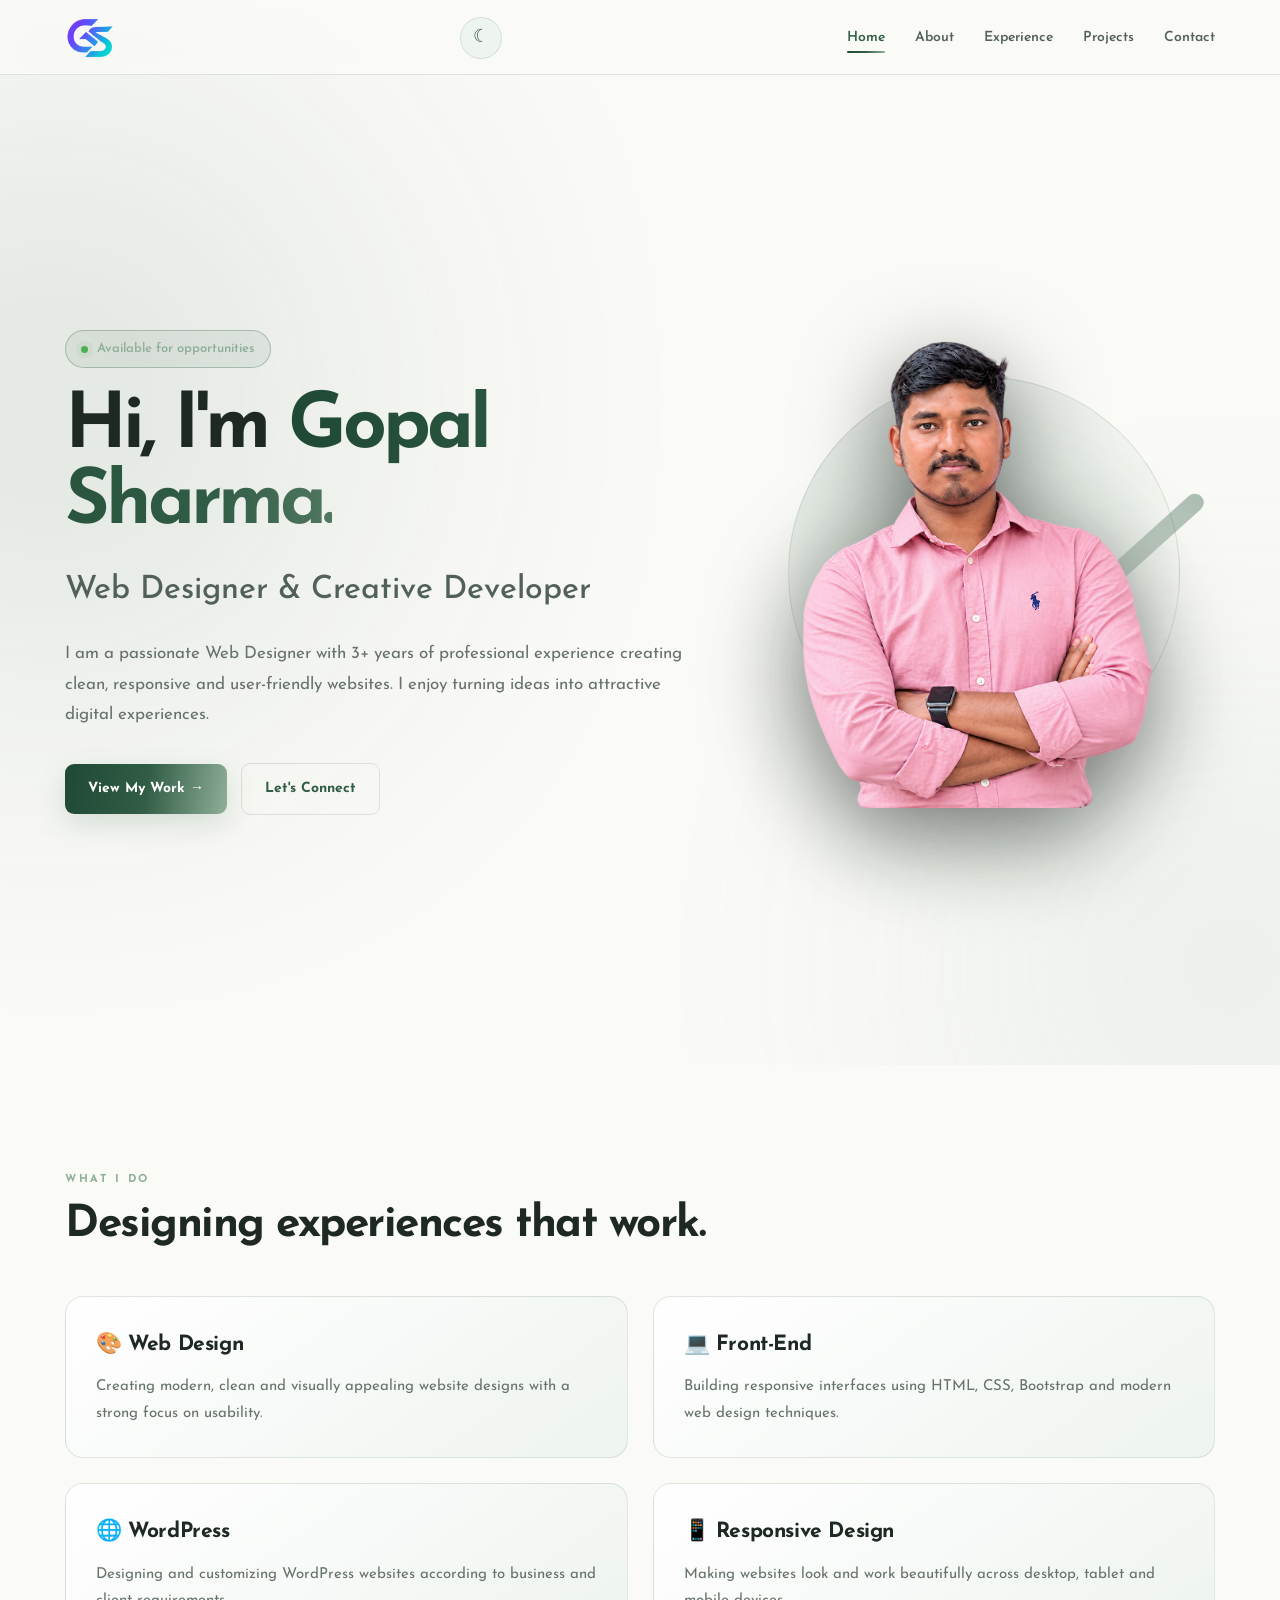
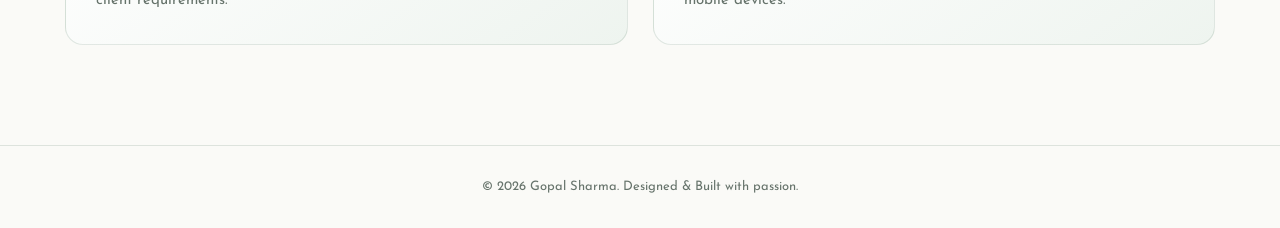
<file: index.html>
<!DOCTYPE html>
<html lang="en">
<head>
    <meta charset="UTF-8">
    <meta name="viewport" content="width=device-width, initial-scale=1.0">
    <title>Gopal Sharma | Web Designer</title>
    <meta name="description" content="Gopal Sharma - Web Designer with 3+ years of experience in HTML, CSS, Bootstrap and WordPress.">
    <link rel="stylesheet" href="style.css"> 
</head>

<body>
<nav class="navbar">
    <div class="container nav-inner">
        <a href="index.html" class="logo">
            <img src="Logo.png" alt="Gopal Sharma">
        </a>
        <div class="nav-actions">
            <!-- Theme Toggle -->
            <button class="theme-toggle"
                    id="theme-toggle"
                    type="button"
                    aria-label="Toggle dark mode">
                <span class="theme-icon">☾</span>
            </button>

            <!-- Mobile Menu -->
            <button class="menu-btn"
                    type="button"
                    aria-label="Open menu">☰</button>
        </div>
        <ul class="nav-links">
            <li><a href="index.html" class="active">Home</a></li>
            <li><a href="about.html">About</a></li>
            <li><a href="experience.html">Experience</a></li>
            <li><a href="projects.html">Projects</a></li>
            <li><a href="contact.html">Contact</a></li>
        </ul>

    </div>
</nav>

<section class="hero">
    <div class="container">
        <div class="hero-img-content">
            <div class="hero-content">
                <span class="badge">
                    Available for opportunities
                </span>
                <h1>
                    Hi, I'm
                    <span class="gradient">
                        Gopal Sharma.
                    </span>
                </h1>
                <h2>
                    Web Designer & Creative Developer
                </h2>
                <p>
                    I am a passionate Web Designer with 3+ years of
                    professional experience creating clean, responsive
                    and user-friendly websites. I enjoy turning ideas
                    into attractive digital experiences.
                </p>
                <div class="buttons">
                    <a href="projects.html"
                       class="btn btn-primary">
                        View My Work →
                    </a>
                    <a href="contact.html"
                       class="btn btn-outline">
                        Let's Connect
                    </a>
                </div>
            </div>

            <div class="hero_img">
                <div class="hero_img_glow"></div>
                <img
                    src="hero.png"
                    alt="Gopal Sharma - Web Designer"
                >
            </div>
        </div>
    </div>
</section>

<section>
    <div class="container">

        <div class="section-title">
            <small>What I Do</small>
            <h2>Designing experiences that work.</h2>
        </div>

        <div class="project-grid">

            <div class="card">
                <h3>🎨 Web Design</h3>
                <p>
                    Creating modern, clean and visually appealing
                    website designs with a strong focus on usability.
                </p>
            </div>

            <div class="card">
                <h3>💻 Front-End</h3>
                <p>
                    Building responsive interfaces using HTML, CSS,
                    Bootstrap and modern web design techniques.
                </p>
            </div>

            <div class="card">
                <h3>🌐 WordPress</h3>
                <p>
                    Designing and customizing WordPress websites
                    according to business and client requirements.
                </p>
            </div>

            <div class="card">
                <h3>📱 Responsive Design</h3>
                <p>
                    Making websites look and work beautifully across
                    desktop, tablet and mobile devices.
                </p>
            </div>

        </div>

    </div>
</section>

<footer>
    <div class="container">
        © 2026 Gopal Sharma. Designed & Built with passion.
    </div>
</footer>

<script src="script.js"></script>
</body>
</html>
</file>
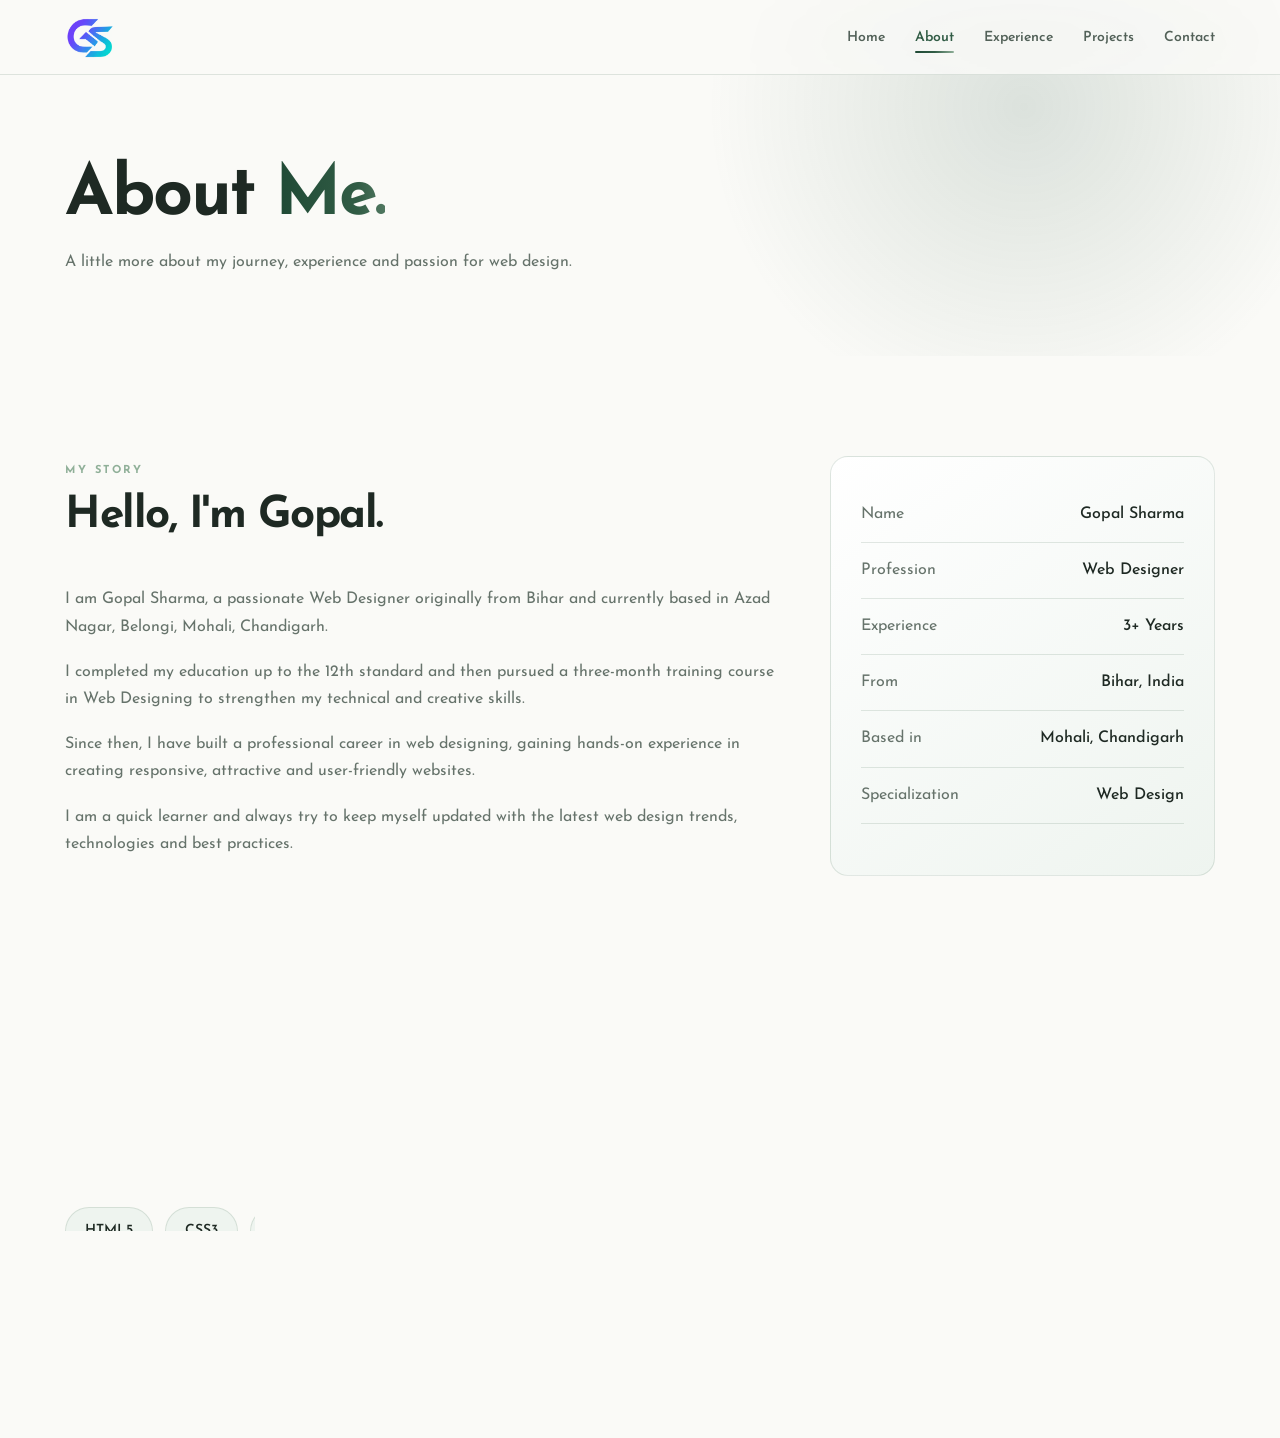
<file: about.html>
<!DOCTYPE html>
<html lang="en">
<head>
    <meta charset="UTF-8">
    <meta name="viewport" content="width=device-width, initial-scale=1.0">
    <title>About | Gopal Sharma</title>
    <link rel="stylesheet" href="style.css">
</head>

<body>
 
<nav class="navbar">
    <div class="container nav-inner">
        <a href="index.html" class="logo"><img src="Logo.png"></a>

        <button class="menu-btn">☰</button>

        <ul class="nav-links">
            <li><a href="index.html">Home</a></li>
            <li><a href="about.html" class="active">About</a></li>
            <li><a href="experience.html">Experience</a></li>
            <li><a href="projects.html">Projects</a></li>
            <li><a href="contact.html">Contact</a></li>
        </ul>
    </div>
</nav>

<header class="page-header">
    <div class="container">
        <h1>About <span class="gradient">Me.</span></h1>
        <p>
            A little more about my journey, experience and passion
            for web design.
        </p>
    </div>
</header>

<section>
    <div class="container">

        <div class="about-grid">

            <div class="about-text">

                <div class="section-title">
                    <small>My Story</small>
                    <h2>Hello, I'm Gopal.</h2>
                </div>

                <p>
                    I am Gopal Sharma, a passionate Web Designer originally
                    from Bihar and currently based in Azad Nagar, Belongi,
                    Mohali, Chandigarh.
                </p>

                <p>
                    I completed my education up to the 12th standard and
                    then pursued a three-month training course in Web
                    Designing to strengthen my technical and creative skills.
                </p>

                <p>
                    Since then, I have built a professional career in web
                    designing, gaining hands-on experience in creating
                    responsive, attractive and user-friendly websites.
                </p>

                <p>
                    I am a quick learner and always try to keep myself
                    updated with the latest web design trends, technologies
                    and best practices.
                </p>

            </div>

            <div class="card">

                <ul class="info-list">

                    <li>
                        <span>Name</span>
                        <span>Gopal Sharma</span>
                    </li>

                    <li>
                        <span>Profession</span>
                        <span>Web Designer</span>
                    </li>

                    <li>
                        <span>Experience</span>
                        <span>3+ Years</span>
                    </li>

                    <li>
                        <span>From</span>
                        <span>Bihar, India</span>
                    </li>

                    <li>
                        <span>Based in</span>
                        <span>Mohali, Chandigarh</span>
                    </li>

                    <li>
                        <span>Specialization</span>
                        <span>Web Design</span>
                    </li>

                </ul>

            </div>

        </div>

    </div>
</section>

<section>
    <div class="container">

        <div class="section-title">
            <small>My Skills</small>
            <h2>Tools & Technologies</h2>
        </div>

        <div class="skills">

            <span class="skill">HTML5</span>
            <span class="skill">CSS3</span>
            <span class="skill">Bootstrap</span>
            <span class="skill">WordPress</span>
            <span class="skill">Responsive Design</span>
            <span class="skill">UI Design</span>
            <span class="skill">Web Designing</span>
            <span class="skill">Website Customization</span>
            <span class="skill">GitHub</span>

        </div>

    </div>
</section>

<footer>
    © 2026 Gopal Sharma. All Rights Reserved.
</footer>

<script src="script.js"></script>

</body>
</html>
</file>
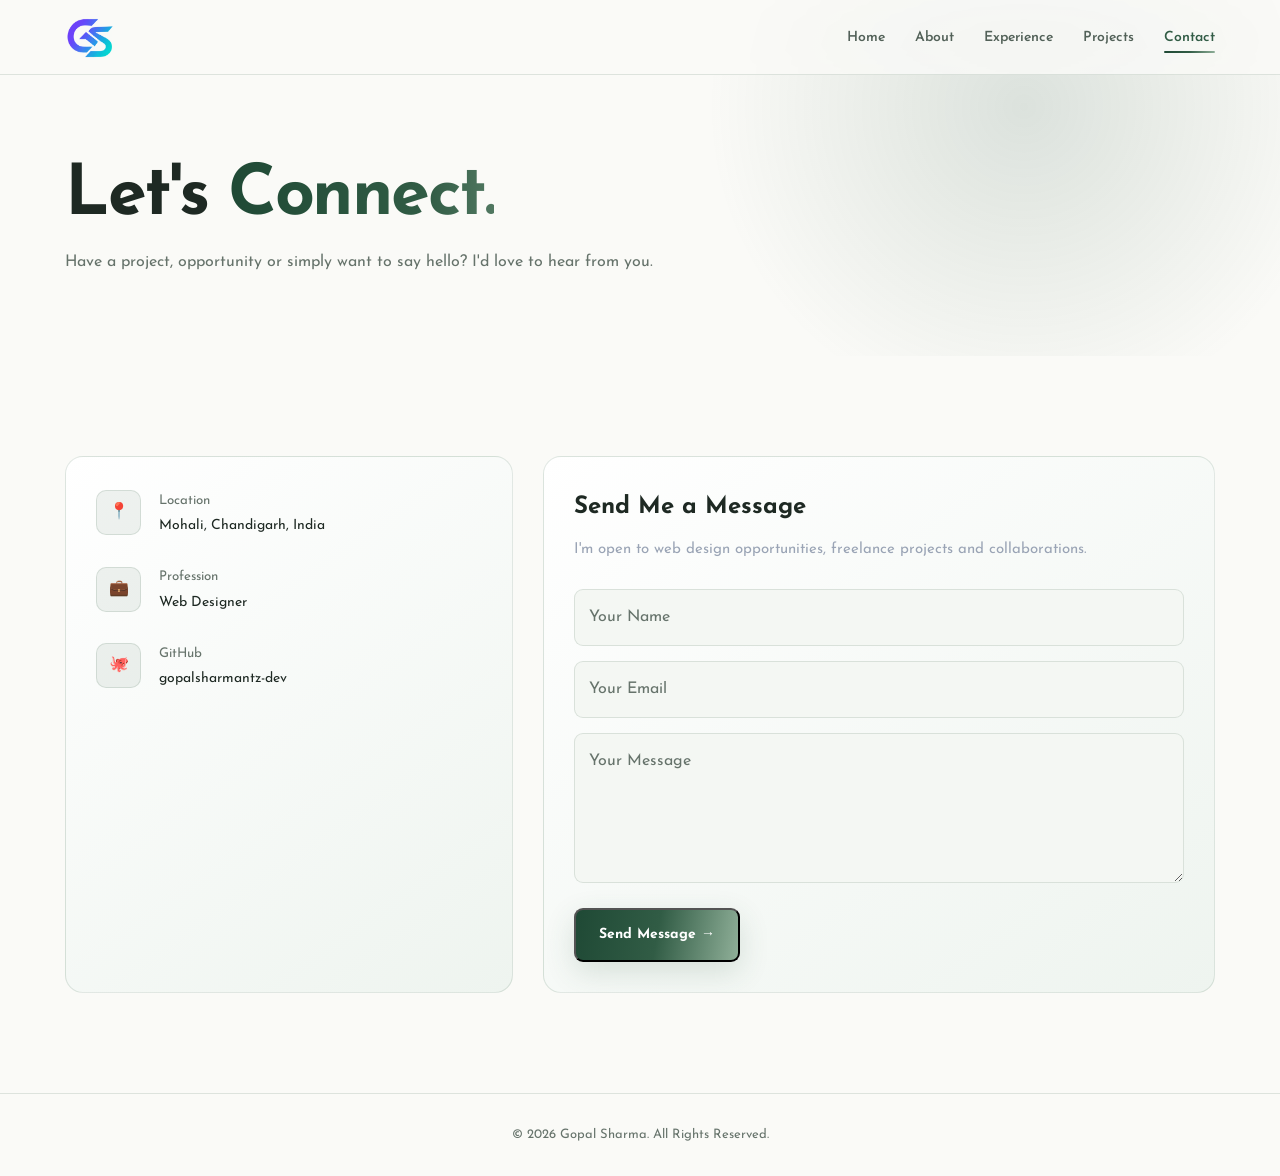
<file: contact.html>
<!DOCTYPE html>
<html lang="en">
<head>
    <meta charset="UTF-8">
    <meta name="viewport" content="width=device-width, initial-scale=1.0">
    <title>Contact | Gopal Sharma</title>
    <link rel="stylesheet" href="style.css">
</head>

<body>

<nav class="navbar">

    <div class="container nav-inner">

        <a href="index.html" class="logo"><img src="Logo.png"></a>

        <button class="menu-btn">☰</button>

        <ul class="nav-links">
            <li><a href="index.html">Home</a></li>
            <li><a href="about.html">About</a></li>
            <li><a href="experience.html">Experience</a></li>
            <li><a href="projects.html">Projects</a></li>
            <li><a href="contact.html" class="active">Contact</a></li>
        </ul>

    </div>

</nav>

<header class="page-header">

    <div class="container">

        <h1>
            Let's <span class="gradient">Connect.</span>
        </h1>

        <p>
            Have a project, opportunity or simply want to say hello?
            I'd love to hear from you.
        </p>

    </div>

</header>

<section>

    <div class="container">

        <div class="contact-grid">

            <div class="card">

                <div class="contact-item">

                    <div class="contact-icon">📍</div>

                    <div>
                        <small>Location</small>
                        <p>Mohali, Chandigarh, India</p>
                    </div>

                </div>


                <div class="contact-item">

                    <div class="contact-icon">💼</div>

                    <div>
                        <small>Profession</small>
                        <p>Web Designer</p>
                    </div>

                </div>


                <div class="contact-item">

                    <div class="contact-icon">🐙</div>

                    <div>
                        <small>GitHub</small>
                        <p>
                            <a href="https://github.com/gopalsharmantz-dev"
                               target="_blank">
                                gopalsharmantz-dev
                            </a>
                        </p>
                    </div>

                </div>

            </div>


            <div class="card contact-form">

                <h2>Send Me a Message</h2>

                <p style="color:#9aa4b5; margin:10px 0 25px;">
                    I'm open to web design opportunities, freelance
                    projects and collaborations.
                </p>

                <form action="mailto:YOUR-EMAIL@example.com"
                      method="post"
                      enctype="text/plain">

                    <input
                        type="text"
                        name="name"
                        placeholder="Your Name"
                        required>

                    <input
                        type="email"
                        name="email"
                        placeholder="Your Email"
                        required>

                    <textarea
                        name="message"
                        placeholder="Your Message"
                        required></textarea>

                    <button
                        type="submit"
                        class="btn btn-primary">
                        Send Message →
                    </button>

                </form>

            </div>

        </div>

    </div>

</section>

<footer>
    © 2026 Gopal Sharma. All Rights Reserved.
</footer>

<script src="script.js"></script>

</body>
</html>
</file>
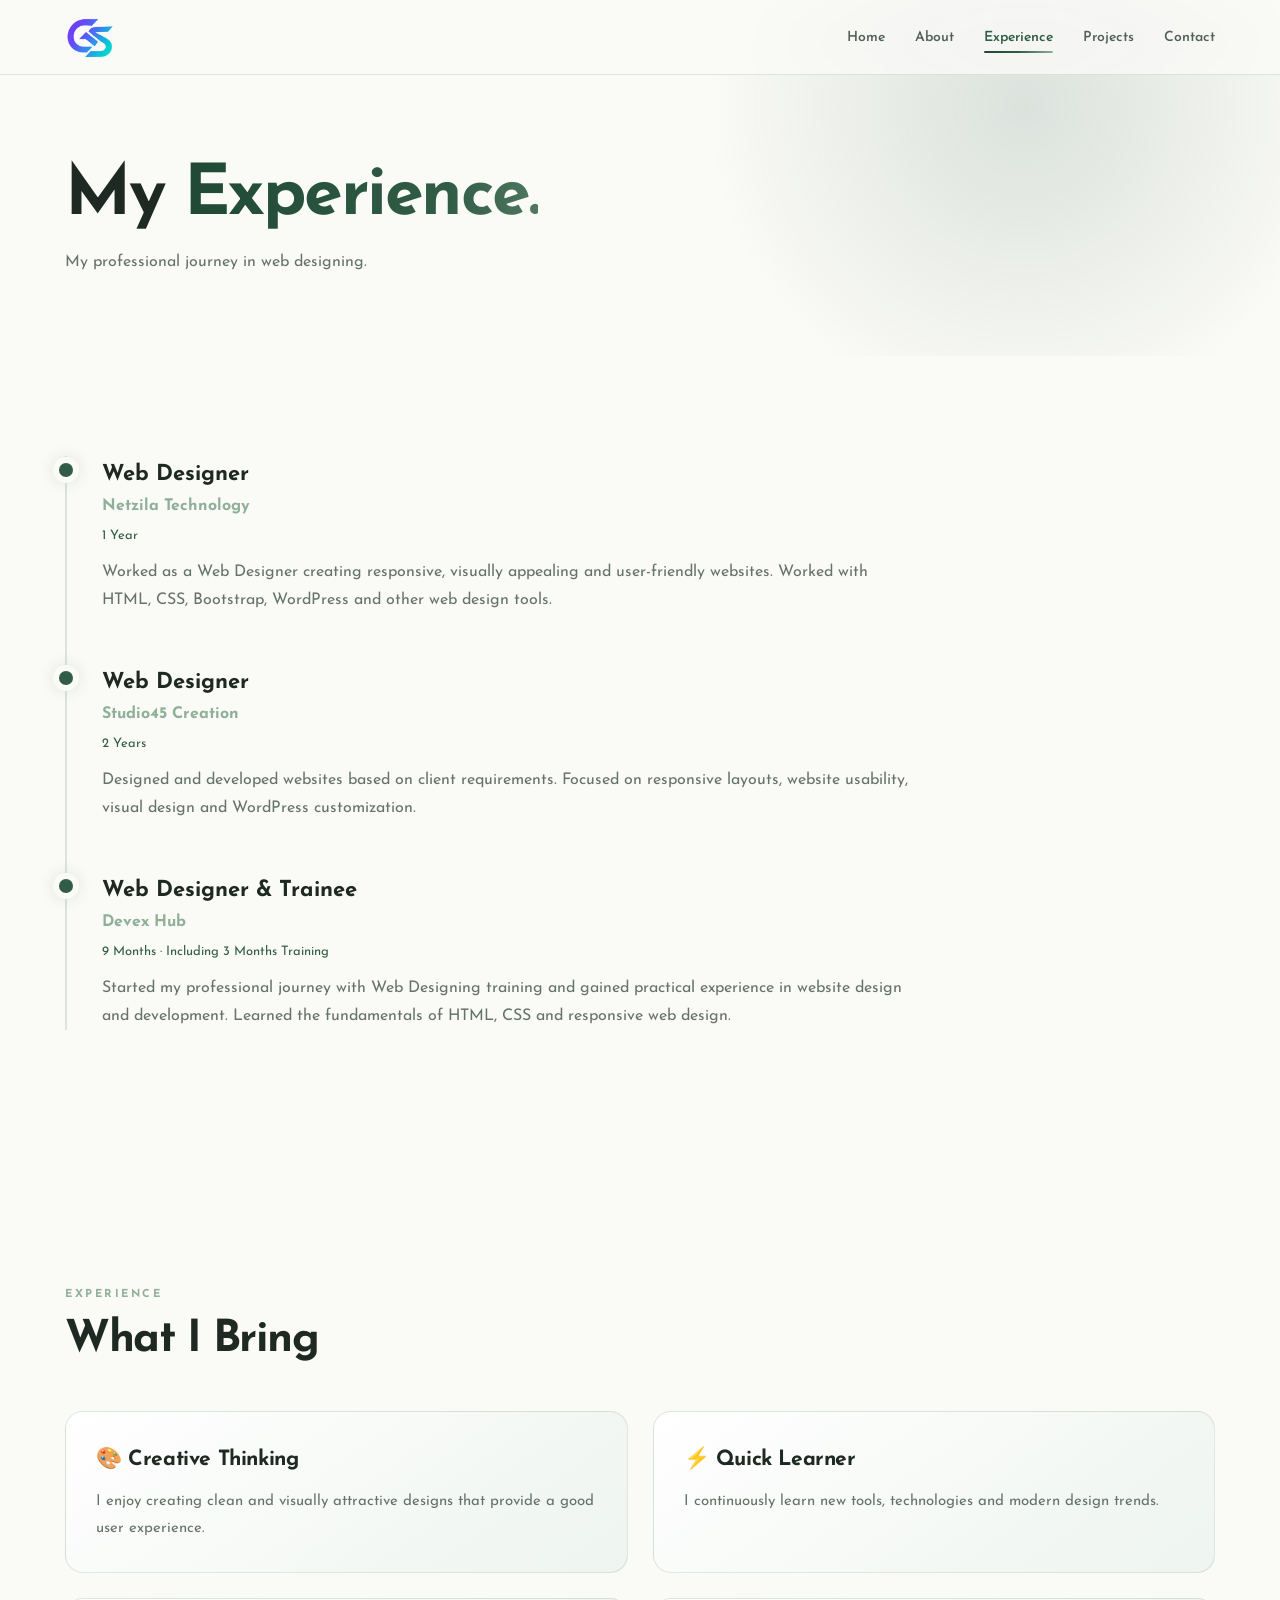
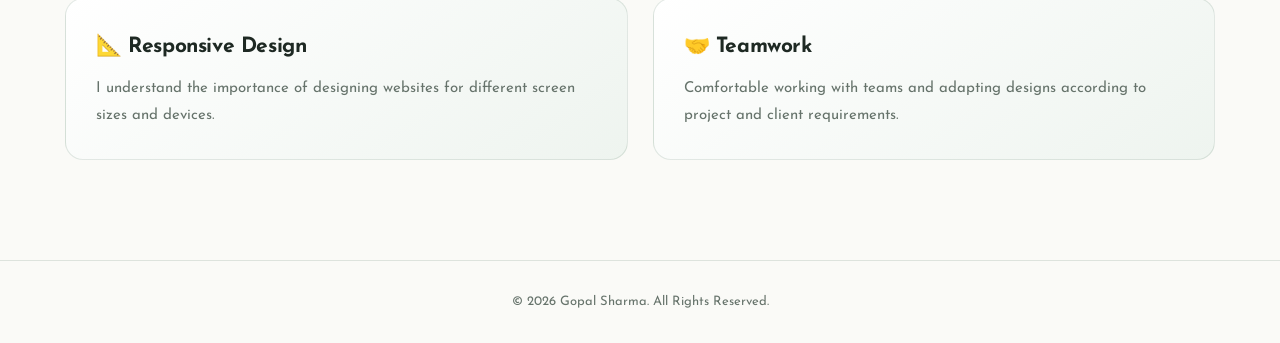
<file: experience.html>
<!DOCTYPE html>
<html lang="en">
<head>
    <meta charset="UTF-8">
    <meta name="viewport" content="width=device-width, initial-scale=1.0">
    <title>Experience | Gopal Sharma</title>
    <link rel="stylesheet" href="style.css">
</head>

<body>

<nav class="navbar">
    <div class="container nav-inner">
        <a href="index.html" class="logo"><img src="Logo.png"></a>

        <button class="menu-btn">☰</button>

        <ul class="nav-links">
            <li><a href="index.html">Home</a></li>
            <li><a href="about.html">About</a></li>
            <li><a href="experience.html" class="active">Experience</a></li>
            <li><a href="projects.html">Projects</a></li>
            <li><a href="contact.html">Contact</a></li>
        </ul>
    </div>
</nav>

<header class="page-header">
    <div class="container">
        <h1>My <span class="gradient">Experience.</span></h1>
        <p>
            My professional journey in web designing.
        </p>
    </div>
</header>

<section>

    <div class="container">

        <div class="timeline">

            <div class="timeline-item">

                <h3>Web Designer</h3>

                <div class="company">
                    Netzila Technology
                </div>

                <div class="date">
                    1 Year
                </div>

                <p>
                    Worked as a Web Designer creating responsive,
                    visually appealing and user-friendly websites.
                    Worked with HTML, CSS, Bootstrap, WordPress and
                    other web design tools.
                </p>

            </div>

            <div class="timeline-item">

                <h3>Web Designer</h3>

                <div class="company">
                    Studio45 Creation
                </div>

                <div class="date">
                    2 Years
                </div>

                <p>
                    Designed and developed websites based on client
                    requirements. Focused on responsive layouts,
                    website usability, visual design and WordPress
                    customization.
                </p>

            </div>

            <div class="timeline-item">

                <h3>Web Designer & Trainee</h3>

                <div class="company">
                    Devex Hub
                </div>

                <div class="date">
                    9 Months · Including 3 Months Training
                </div>

                <p>
                    Started my professional journey with Web Designing
                    training and gained practical experience in website
                    design and development. Learned the fundamentals of
                    HTML, CSS and responsive web design.
                </p>

            </div>

        </div>

    </div>

</section>

<section>

    <div class="container">

        <div class="section-title">
            <small>Experience</small>
            <h2>What I Bring</h2>
        </div>

        <div class="project-grid">

            <div class="card">
                <h3>🎨 Creative Thinking</h3>
                <p>
                    I enjoy creating clean and visually attractive
                    designs that provide a good user experience.
                </p>
            </div>

            <div class="card">
                <h3>⚡ Quick Learner</h3>
                <p>
                    I continuously learn new tools, technologies and
                    modern design trends.
                </p>
            </div>

            <div class="card">
                <h3>📐 Responsive Design</h3>
                <p>
                    I understand the importance of designing websites
                    for different screen sizes and devices.
                </p>
            </div>

            <div class="card">
                <h3>🤝 Teamwork</h3>
                <p>
                    Comfortable working with teams and adapting designs
                    according to project and client requirements.
                </p>
            </div>

        </div>

    </div>

</section>

<footer>
    © 2026 Gopal Sharma. All Rights Reserved.
</footer>

<script src="script.js"></script>

</body>
</html>
</file>
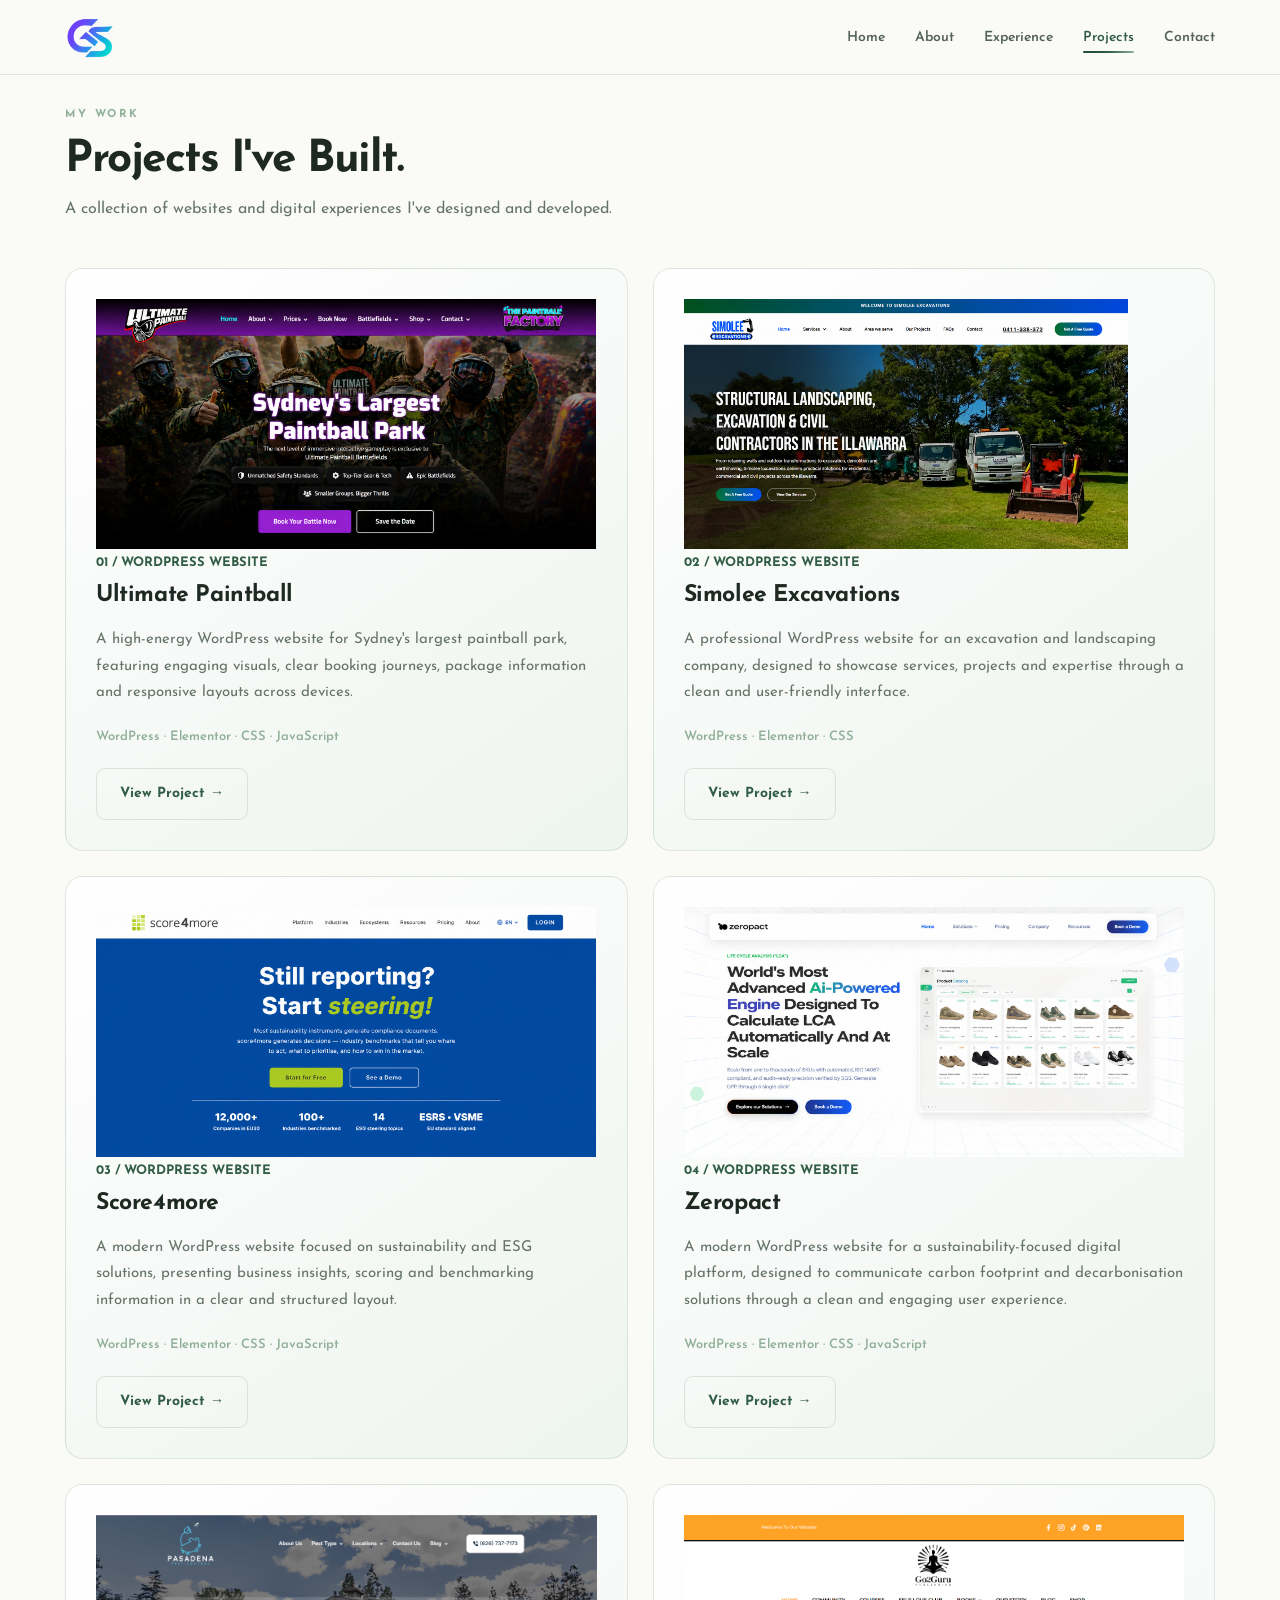
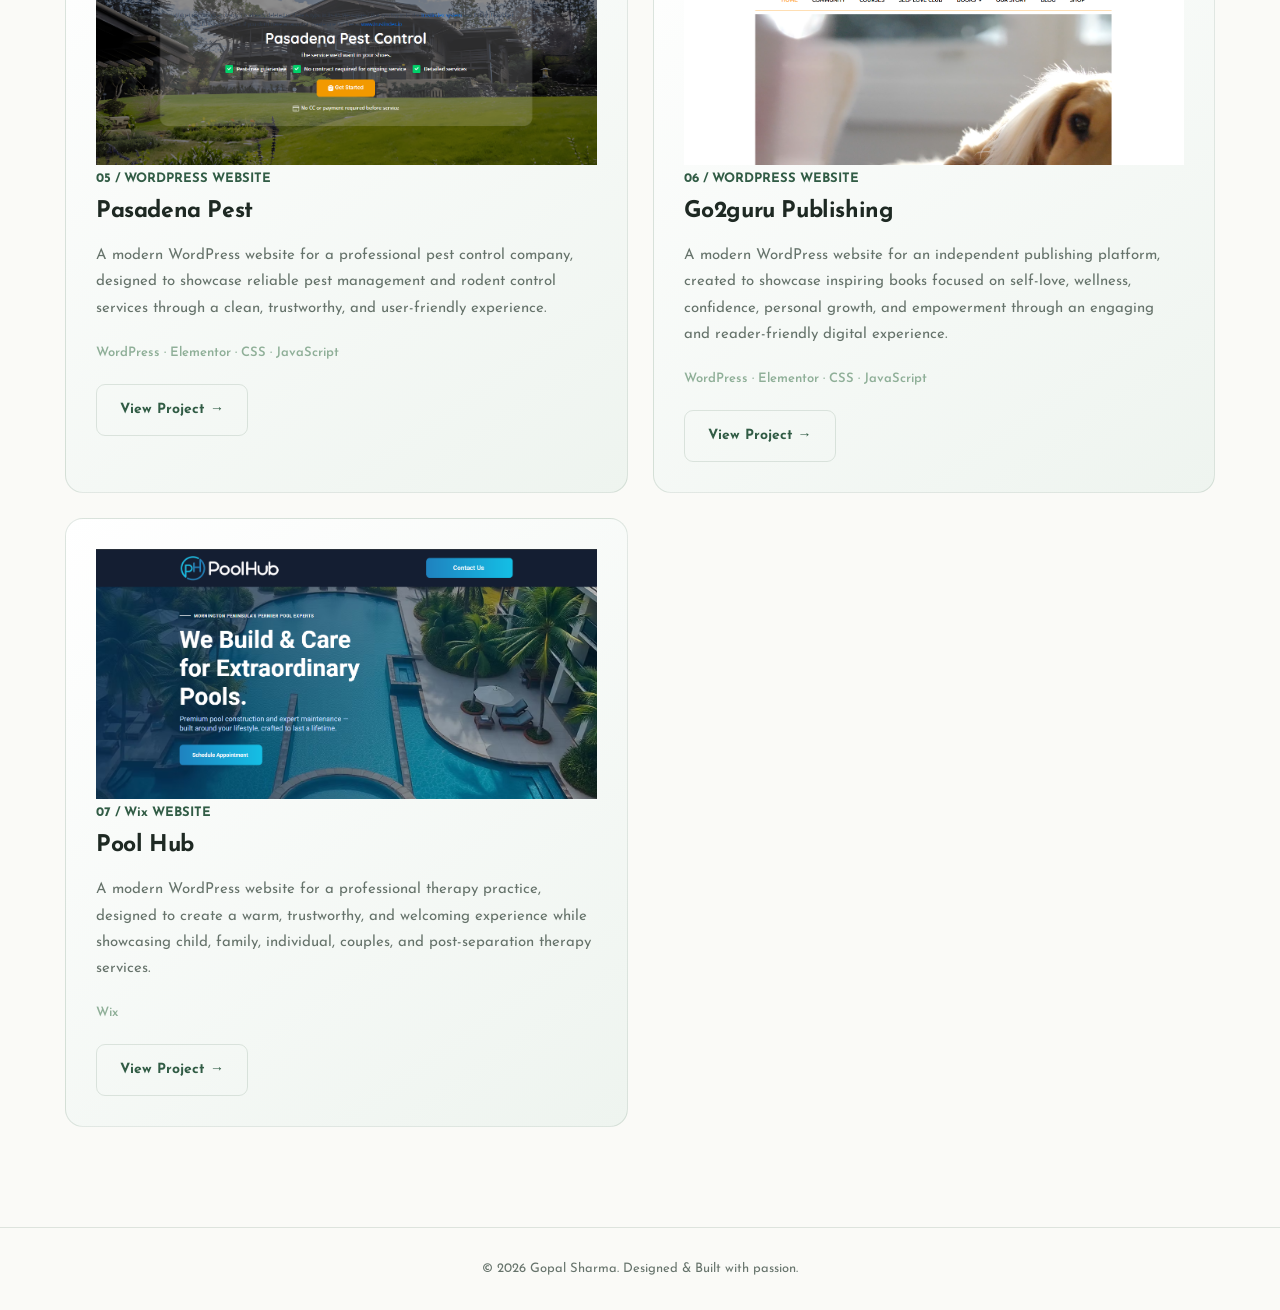
<file: projects.html>
<!DOCTYPE html>
<html lang="en">
<head>
    <meta charset="UTF-8">
    <meta name="viewport" content="width=device-width, initial-scale=1.0">
    <title>Projects | Gopal Sharma</title>
    <meta name="description" content="Explore projects designed and developed by Gopal Sharma.">
    <link rel="stylesheet" href="style.css">
</head>
<body>

<!-- ================= NAVBAR ================= -->
<nav class="navbar">
    <div class="container nav-inner">
        <a href="index.html" class="logo">
            <img src="Logo.png" alt="Gopal Sharma">
        </a>
        <button class="menu-btn">☰</button>
        <ul class="nav-links">
            <li>
                <a href="index.html">Home</a>
            </li>
            <li>
                <a href="about.html">About</a>
            </li>
            <li>
                <a href="experience.html">Experience</a>
            </li>
            <li>
                <a href="projects.html" class="active">
                    Projects
                </a>
            </li>
            <li>
                <a href="contact.html">Contact</a>
            </li>
        </ul>
    </div>
</nav>

<!-- ================= PROJECTS ================= -->

<section>
    <div class="container">
        <div class="section-title">
            <small>MY WORK</small>
            <h2>Projects I've Built.</h2>
            <p>
                A collection of websites and digital experiences
                I've designed and developed.
            </p>
        </div>

        <div class="project-grid">
            <!-- PROJECT 01 -->
            <div class="card project">
                <div class="project-image">
                    <img src="ultimate-paintball.png" alt="Ultimate Paintball Website">
                </div>
            
                <div class="project-content">
                    <span class="project-number">
                        01 / WORDPRESS WEBSITE
                    </span>
            
                    <h3>Ultimate Paintball</h3>
            
                    <p>
                        A high-energy WordPress website for Sydney's largest paintball
                        park, featuring engaging visuals, clear booking journeys,
                        package information and responsive layouts across devices.
                    </p>
            
                    <div class="tech">
                        WordPress · Elementor · CSS · JavaScript
                    </div>
            
                    <a
                        href="https://ultimatepaintball.com.au/"
                        target="_blank"
                        rel="noopener noreferrer"
                        class="btn btn-outline"
                    >
                        View Project →
                    </a>
                </div>
            </div>
            
            
            <!-- PROJECT 02 -->
            <div class="card project">
                <div class="project-image">
                    <img src="simolee.png" alt="Simolee Excavations Website">
                </div>
            
                <div class="project-content">
                    <span class="project-number">
                        02 / WORDPRESS WEBSITE
                    </span>
            
                    <h3>Simolee Excavations</h3>
            
                    <p>
                        A professional WordPress website for an excavation and
                        landscaping company, designed to showcase services,
                        projects and expertise through a clean and user-friendly
                        interface.
                    </p>
            
                    <div class="tech">
                        WordPress · Elementor · CSS
                    </div>
            
                    <a
                        href="https://simoleeexcavations.com.au/"
                        target="_blank"
                        rel="noopener noreferrer"
                        class="btn btn-outline"
                    >
                        View Project →
                    </a>
                </div>
            </div>
            
            
            <!-- PROJECT 03 -->
            <div class="card project">
                <div class="project-image">
                    <img src="score4more.png" alt="Score4more Website">
                </div>
            
                <div class="project-content">
                    <span class="project-number">
                        03 / WORDPRESS WEBSITE
                    </span>
            
                    <h3>Score4more</h3>
            
                    <p>
                        A modern WordPress website focused on sustainability and
                        ESG solutions, presenting business insights, scoring and
                        benchmarking information in a clear and structured layout.
                    </p>
            
                    <div class="tech">
                        WordPress · Elementor · CSS · JavaScript
                    </div>
            
                    <a
                        href="https://www.score4more.eu/"
                        target="_blank"
                        rel="noopener noreferrer"
                        class="btn btn-outline"
                    >
                        View Project →
                    </a>
                </div>
            </div>
            
            
            <!-- PROJECT 04 -->
            <div class="card project">
                <div class="project-image">
                    <img src="zeropact.png" alt="Zeropact">
                </div>
            
                <div class="project-content">
                    <span class="project-number">
                        04 / WORDPRESS WEBSITE
                    </span>
            
                    <h3>Zeropact</h3>
            
                    <p>
                        A modern WordPress website for a sustainability-focused
                        digital platform, designed to communicate carbon footprint
                        and decarbonisation solutions through a clean and engaging
                        user experience.
                    </p>
            
                    <div class="tech">
                        WordPress · Elementor · CSS · JavaScript
                    </div>
            
                    <a
                        href="https://zeropact.loja-studio.com/"
                        target="_blank"
                        rel="noopener noreferrer"
                        class="btn btn-outline"
                    >
                        View Project →
                    </a>
                </div>
            </div>
            <!-- PROJECT 05 -->
            <div class="card project">
                <div class="project-image">
                    <img src="pasadenapest.png" alt="Pasadena Pest">
                </div>
            
                <div class="project-content">
                    <span class="project-number">
                        05 / WORDPRESS WEBSITE
                    </span>
            
                    <h3>Pasadena Pest</h3>
            
                    <p>
                        A modern WordPress website for a professional pest control company, designed to showcase reliable pest management and rodent control services through a clean, trustworthy, and user-friendly experience.
                    </p>
            
                    <div class="tech">
                        WordPress · Elementor · CSS · JavaScript
                    </div>
            
                    <a
                        href="https://pasadenapest.com/"
                        target="_blank"
                        rel="noopener noreferrer"
                        class="btn btn-outline"
                    >
                        View Project →
                    </a>
                </div>
            </div>
            
            <!-- PROJECT 06 -->
            <div class="card project">
                <div class="project-image">
                    <img src="go2gurupublishing.png" alt="Go2guru Publishing">
                </div>
            
                <div class="project-content">
                    <span class="project-number">
                        06 / WORDPRESS WEBSITE
                    </span>
            
                    <h3>Go2guru Publishing</h3>
            
                    <p>
                        A modern WordPress website for an independent publishing platform, created to showcase inspiring books focused on self-love, wellness, confidence, personal growth, and empowerment through an engaging and reader-friendly digital experience.
                    </p>
            
                    <div class="tech">
                        WordPress · Elementor · CSS · JavaScript
                    </div>
            
                    <a
                        href="https://go2gurupublishing.com/"
                        target="_blank"
                        rel="noopener noreferrer"
                        class="btn btn-outline"
                    >
                        View Project →
                    </a>
                </div>
            </div>
            <!-- PROJECT 07 -->
            <div class="card project">
                <div class="project-image">
                    <img src="poolhub.png" alt="Pool Hub">
                </div>
            
                <div class="project-content">
                    <span class="project-number">
                        07 / Wix WEBSITE
                    </span>
            
                    <h3>Pool Hub</h3>
            
                    <p>
                        A modern WordPress website for a professional therapy practice, designed to create a warm, trustworthy, and welcoming experience while showcasing child, family, individual, couples, and post-separation therapy services.
                    </p>
            
                    <div class="tech">
                        Wix
                    </div>
            
                    <a
                        href="https://www.pool-hub.com.au/"
                        target="_blank"
                        rel="noopener noreferrer"
                        class="btn btn-outline"
                    >
                        View Project →
                    </a>
                </div>
            </div>
        </div>
    </div>

</section>


<!-- ================= FOOTER ================= -->

<footer>

    <div class="container">

        © 2026 Gopal Sharma.
        Designed & Built with passion.

    </div>

</footer>


<script src="script.js"></script>

</body>

</html>
</file>
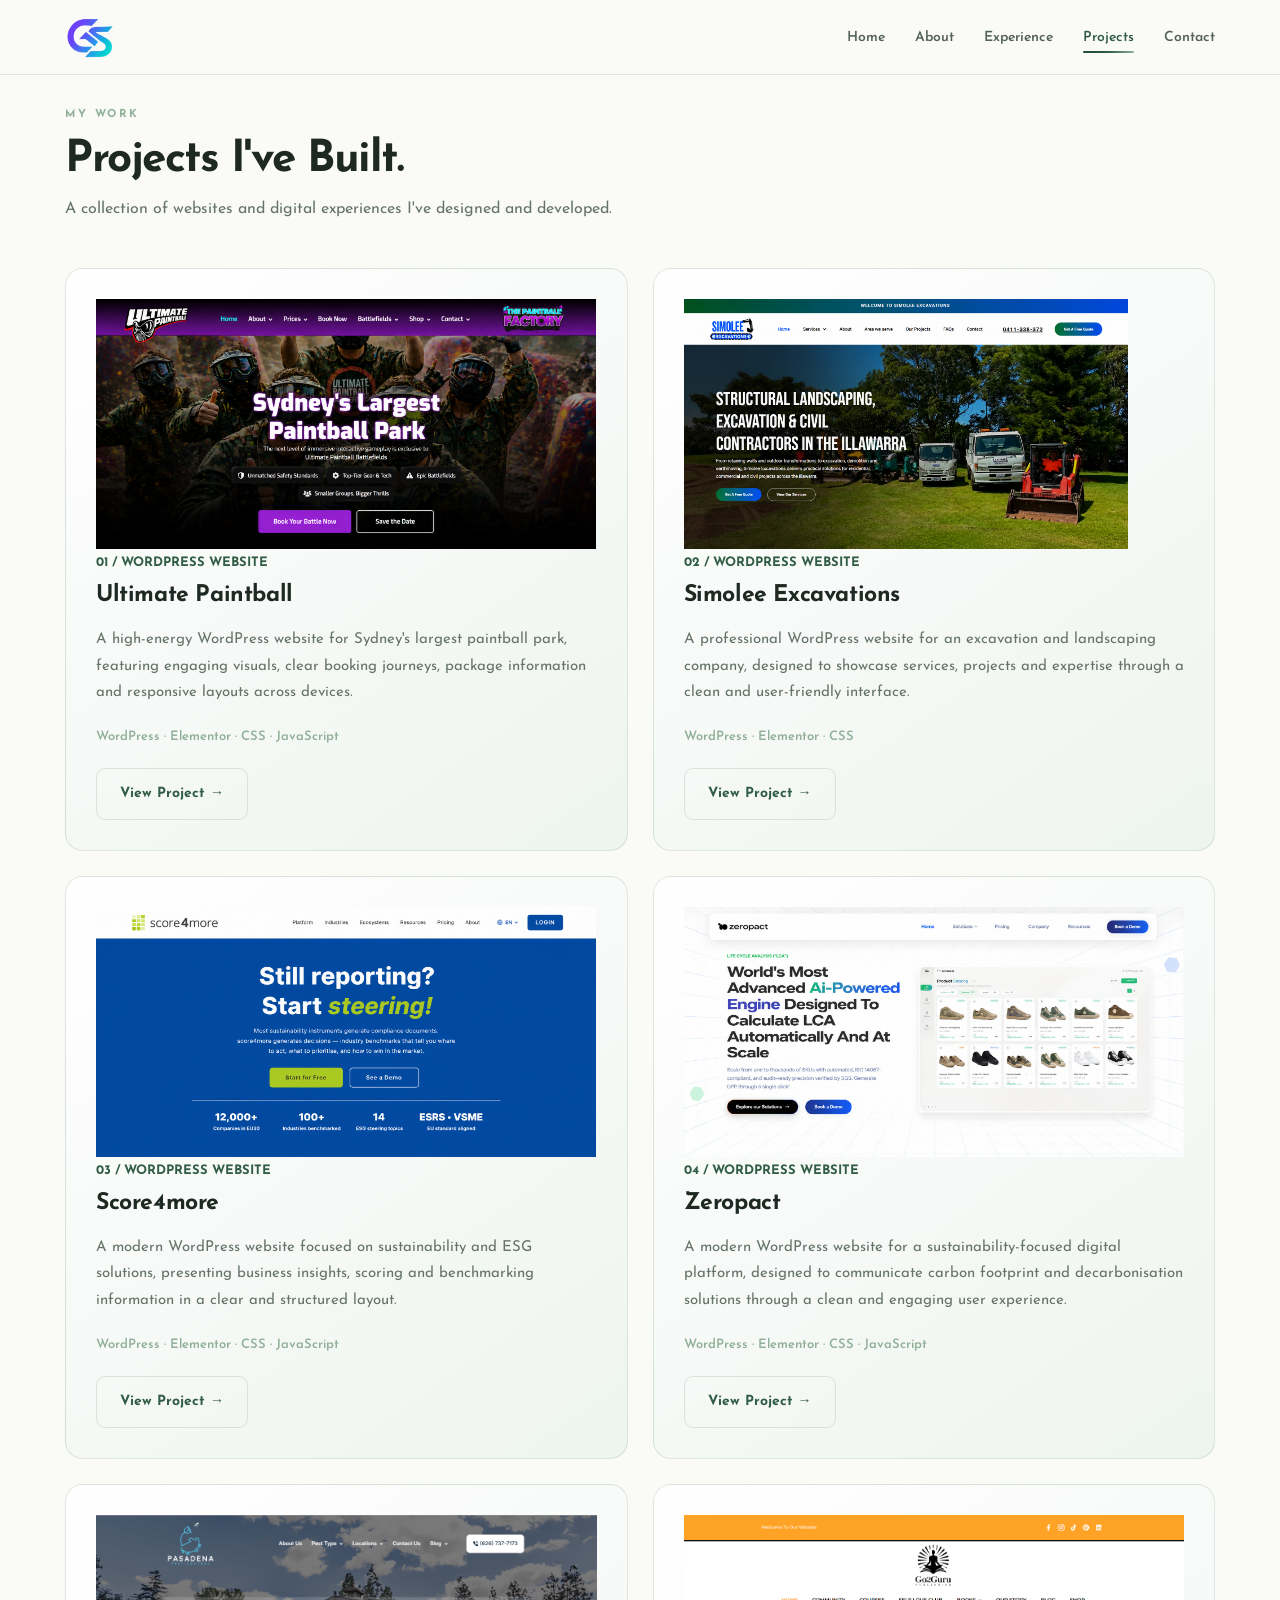
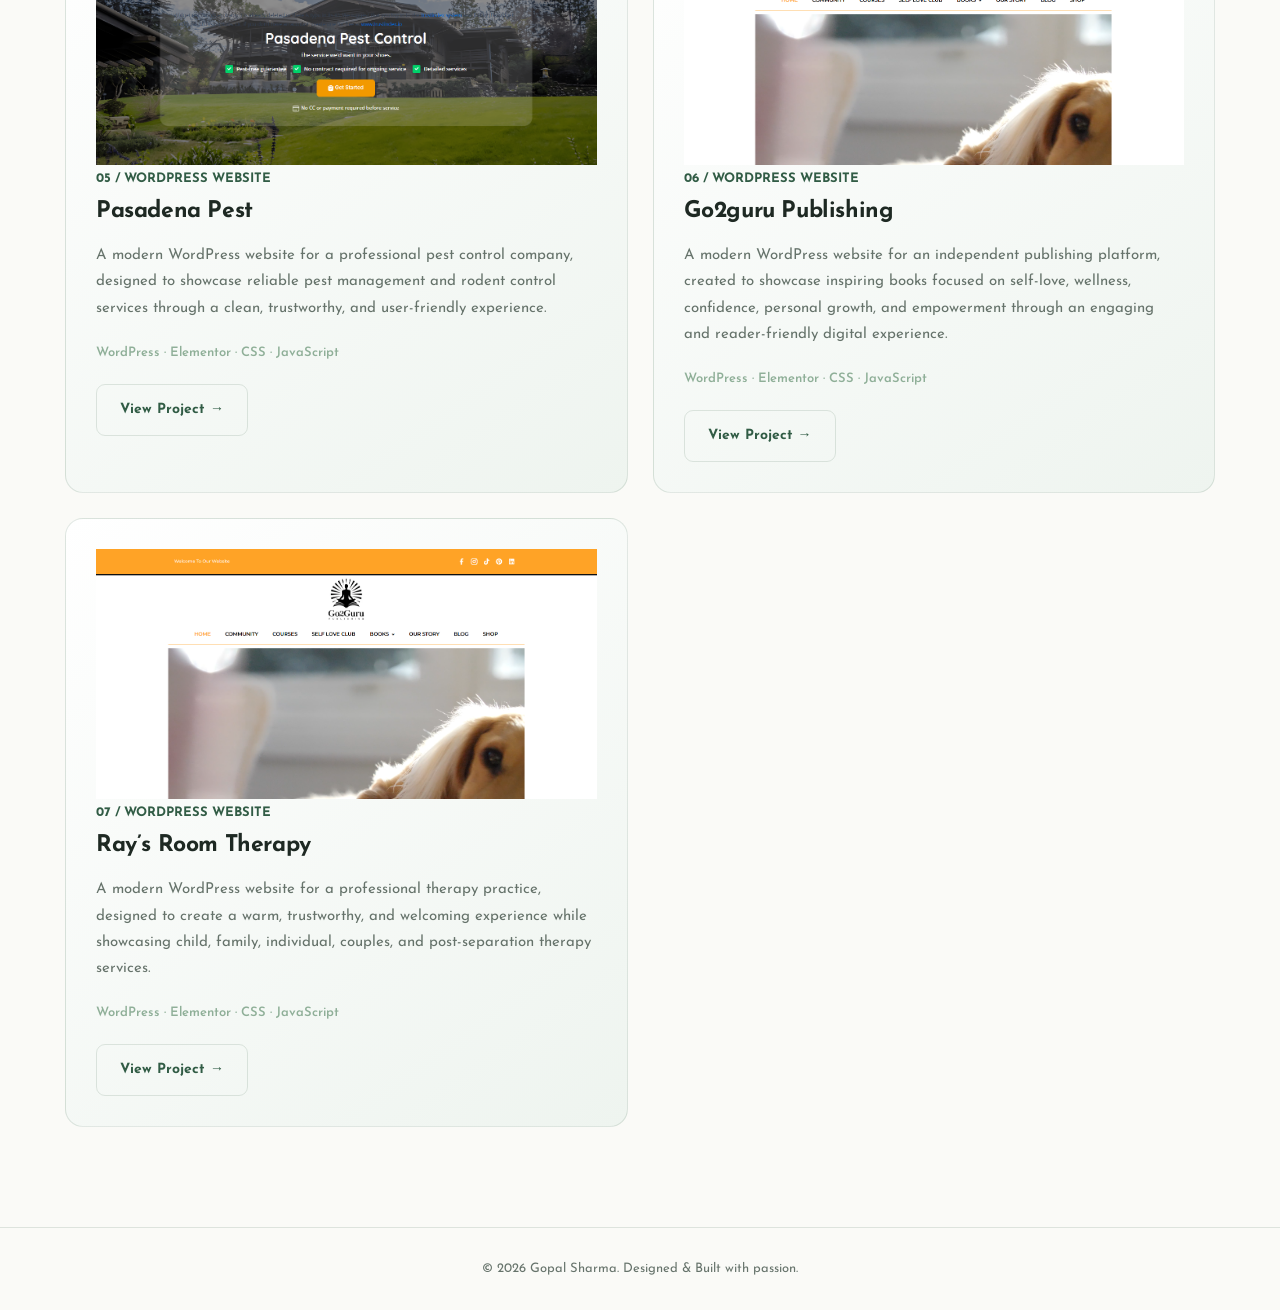
<file: wordpress-projects.html>
<!DOCTYPE html>
<html lang="en">
<head>
    <meta charset="UTF-8">
    <meta name="viewport" content="width=device-width, initial-scale=1.0">
    <title>Projects | Gopal Sharma</title>
    <meta name="description" content="Explore projects designed and developed by Gopal Sharma.">
    <link rel="stylesheet" href="style.css">
</head>
<body>

<!-- ================= NAVBAR ================= -->
<nav class="navbar">
    <div class="container nav-inner">
        <a href="index.html" class="logo">
            <img src="Logo.png" alt="Gopal Sharma">
        </a>
        <button class="menu-btn">☰</button>
        <ul class="nav-links">
            <li>
                <a href="index.html">Home</a>
            </li>
            <li>
                <a href="about.html">About</a>
            </li>
            <li>
                <a href="experience.html">Experience</a>
            </li>
            <li>
                <a href="projects.html" class="active">
                    Projects
                </a>
            </li>
            <li>
                <a href="contact.html">Contact</a>
            </li>
        </ul>
    </div>
</nav>

<!-- ================= PROJECTS ================= -->

<section>
    <div class="container">
        <div class="section-title">
            <small>MY WORK</small>
            <h2>Projects I've Built.</h2>
            <p>
                A collection of websites and digital experiences
                I've designed and developed.
            </p>
        </div>

        <div class="project-grid">
            <!-- PROJECT 01 -->
            <div class="card project">
                <div class="project-image">
                    <img src="ultimate-paintball.png" alt="Ultimate Paintball Website">
                </div>
            
                <div class="project-content">
                    <span class="project-number">
                        01 / WORDPRESS WEBSITE
                    </span>
            
                    <h3>Ultimate Paintball</h3>
            
                    <p>
                        A high-energy WordPress website for Sydney's largest paintball
                        park, featuring engaging visuals, clear booking journeys,
                        package information and responsive layouts across devices.
                    </p>
            
                    <div class="tech">
                        WordPress · Elementor · CSS · JavaScript
                    </div>
            
                    <a
                        href="https://ultimatepaintball.com.au/"
                        target="_blank"
                        rel="noopener noreferrer"
                        class="btn btn-outline"
                    >
                        View Project →
                    </a>
                </div>
            </div>
            
            
            <!-- PROJECT 02 -->
            <div class="card project">
                <div class="project-image">
                    <img src="simolee.png" alt="Simolee Excavations Website">
                </div>
            
                <div class="project-content">
                    <span class="project-number">
                        02 / WORDPRESS WEBSITE
                    </span>
            
                    <h3>Simolee Excavations</h3>
            
                    <p>
                        A professional WordPress website for an excavation and
                        landscaping company, designed to showcase services,
                        projects and expertise through a clean and user-friendly
                        interface.
                    </p>
            
                    <div class="tech">
                        WordPress · Elementor · CSS
                    </div>
            
                    <a
                        href="https://simoleeexcavations.com.au/"
                        target="_blank"
                        rel="noopener noreferrer"
                        class="btn btn-outline"
                    >
                        View Project →
                    </a>
                </div>
            </div>
            
            
            <!-- PROJECT 03 -->
            <div class="card project">
                <div class="project-image">
                    <img src="score4more.png" alt="Score4more Website">
                </div>
            
                <div class="project-content">
                    <span class="project-number">
                        03 / WORDPRESS WEBSITE
                    </span>
            
                    <h3>Score4more</h3>
            
                    <p>
                        A modern WordPress website focused on sustainability and
                        ESG solutions, presenting business insights, scoring and
                        benchmarking information in a clear and structured layout.
                    </p>
            
                    <div class="tech">
                        WordPress · Elementor · CSS · JavaScript
                    </div>
            
                    <a
                        href="https://www.score4more.eu/"
                        target="_blank"
                        rel="noopener noreferrer"
                        class="btn btn-outline"
                    >
                        View Project →
                    </a>
                </div>
            </div>
            
            
            <!-- PROJECT 04 -->
            <div class="card project">
                <div class="project-image">
                    <img src="zeropact.png" alt="Zeropact">
                </div>
            
                <div class="project-content">
                    <span class="project-number">
                        04 / WORDPRESS WEBSITE
                    </span>
            
                    <h3>Zeropact</h3>
            
                    <p>
                        A modern WordPress website for a sustainability-focused
                        digital platform, designed to communicate carbon footprint
                        and decarbonisation solutions through a clean and engaging
                        user experience.
                    </p>
            
                    <div class="tech">
                        WordPress · Elementor · CSS · JavaScript
                    </div>
            
                    <a
                        href="https://zeropact.loja-studio.com/"
                        target="_blank"
                        rel="noopener noreferrer"
                        class="btn btn-outline"
                    >
                        View Project →
                    </a>
                </div>
            </div>
            <!-- PROJECT 05 -->
            <div class="card project">
                <div class="project-image">
                    <img src="pasadenapest.png" alt="Pasadena Pest">
                </div>
            
                <div class="project-content">
                    <span class="project-number">
                        05 / WORDPRESS WEBSITE
                    </span>
            
                    <h3>Pasadena Pest</h3>
            
                    <p>
                        A modern WordPress website for a professional pest control company, designed to showcase reliable pest management and rodent control services through a clean, trustworthy, and user-friendly experience.
                    </p>
            
                    <div class="tech">
                        WordPress · Elementor · CSS · JavaScript
                    </div>
            
                    <a
                        href="https://pasadenapest.com/"
                        target="_blank"
                        rel="noopener noreferrer"
                        class="btn btn-outline"
                    >
                        View Project →
                    </a>
                </div>
            </div>
            
            <!-- PROJECT 06 -->
            <div class="card project">
                <div class="project-image">
                    <img src="go2gurupublishing.png" alt="Go2guru Publishing">
                </div>
            
                <div class="project-content">
                    <span class="project-number">
                        06 / WORDPRESS WEBSITE
                    </span>
            
                    <h3>Go2guru Publishing</h3>
            
                    <p>
                        A modern WordPress website for an independent publishing platform, created to showcase inspiring books focused on self-love, wellness, confidence, personal growth, and empowerment through an engaging and reader-friendly digital experience.
                    </p>
            
                    <div class="tech">
                        WordPress · Elementor · CSS · JavaScript
                    </div>
            
                    <a
                        href="https://go2gurupublishing.com/"
                        target="_blank"
                        rel="noopener noreferrer"
                        class="btn btn-outline"
                    >
                        View Project →
                    </a>
                </div>
            </div>
            <!-- PROJECT 07 -->
            <div class="card project">
                <div class="project-image">
                    <img src="go2gurupublishing.png" alt="Ray’s Room Therapy">
                </div>
            
                <div class="project-content">
                    <span class="project-number">
                        07 / WORDPRESS WEBSITE
                    </span>
            
                    <h3>Ray’s Room Therapy</h3>
            
                    <p>
                        A modern WordPress website for a professional therapy practice, designed to create a warm, trustworthy, and welcoming experience while showcasing child, family, individual, couples, and post-separation therapy services.
                    </p>
            
                    <div class="tech">
                        WordPress · Elementor · CSS · JavaScript
                    </div>
            
                    <a
                        href="https://raysroomtherapy.com.au/"
                        target="_blank"
                        rel="noopener noreferrer"
                        class="btn btn-outline"
                    >
                        View Project →
                    </a>
                </div>
            </div>
        </div>
    </div>

</section>


<!-- ================= FOOTER ================= -->

<footer>

    <div class="container">

        © 2026 Gopal Sharma.
        Designed & Built with passion.

    </div>

</footer>


<script src="script.js"></script>

</body>

</html>
</file>
<file: style.css>
@import url('https://fonts.googleapis.com/css2?family=Josefin+Sans:wght@300;400;500;600;700&display=swap');


/* =========================================================
   ROOT
========================================================= */

:root {
    --bg: #FAFAF7;
    --bg-soft: #F4F7F3;

    --card: #FFFFFF;
    --card2: #EEF4EF;

    --text: #1E2923;
    --muted: #66736B;
    --muted-light: #526158;

    --primary: #315C45;
    --primary-dark: #1F4935;
    --secondary: #8FAF98;

    --border: rgba(49, 92, 69, 0.14);

    --nav-bg: rgba(250, 250, 247, 0.88);
    --input-bg: #F4F7F3;
    --shadow: 0 20px 50px rgba(31, 73, 53, 0.10);

    --gradient: linear-gradient(
        100deg,
        #1F4935 0%,
        #315C45 50%,
        #8FAF98 100%
    );

    --max-width: 1150px;

    --nav-height: 75px;
}

/* =========================================================
   DARK THEME
========================================================= */

[data-theme="dark"] {
    --bg: #101713;
    --bg-soft: #141D18;

    --card: #18231D;
    --card2: #1E2D24;

    --text: #F1F5F1;
    --muted: #AAB8AF;
    --muted-light: #C2CEC6;

    --primary: #7FA98B;
    --primary-dark: #5F8C70;
    --secondary: #A8C1AE;

    --border: rgba(168, 193, 174, 0.14);

    --nav-bg: rgba(16, 23, 19, 0.88);
    --input-bg: #18231D;
    --shadow: 0 20px 50px rgba(0, 0, 0, 0.28);

    --gradient: linear-gradient(
        100deg,
        #5F8C70 0%,
        #7FA98B 50%,
        #A8C1AE 100%
    );

    color-scheme: dark;
}

:root {
    color-scheme: light;
}



/* =========================================================
   THEME TOGGLE
========================================================= */

.nav-actions {
    display: flex;
    align-items: center;
    gap: 12px;
}

.theme-toggle {
    width: 42px;
    height: 42px;
    display: grid;
    place-items: center;
    border: 1px solid var(--border);
    border-radius: 50%;
    background: var(--card2);
    color: var(--primary);
    font-size: 18px;
    cursor: pointer;
    transition: background .3s ease, color .3s ease, transform .3s ease, border-color .3s ease;
}

.theme-toggle:hover {
    background: var(--primary);
    color: #FFFFFF;
    border-color: var(--primary);
    transform: rotate(15deg) scale(1.05);
}

.theme-icon {
    line-height: 1;
}

body,
.navbar,
.card,
.btn-outline,
.theme-toggle,
.nav-links,
.contact-form input,
.contact-form textarea,
.skill {
    transition: background-color .35s ease, background .35s ease, color .35s ease, border-color .35s ease, box-shadow .35s ease;
}

/* =========================================================
   RESET
========================================================= */

* {
    margin: 0;
    padding: 0;
    box-sizing: border-box;
}

html {
    scroll-behavior: smooth;
    scroll-padding-top: 90px;
}

body {
    font-family: "Josefin Sans", sans-serif;

    background: var(--bg);
    color: var(--text);

    line-height: 1.7;

    overflow-x: hidden;

    -webkit-font-smoothing: antialiased;

    animation: pageFade 0.7s ease both;
}

body::selection {
    background: var(--primary);
    color: #FFFFFF;
}

a {
    color: inherit;
    text-decoration: none;
}

img {
    max-width: 100%;
    display: block;
}

button,
input,
textarea {
    font: inherit;
}

button {
    cursor: pointer;
}


/* =========================================================
   CONTAINER
========================================================= */

.container {
    width: min(var(--max-width), 90%);
    margin: 0 auto;
}


/* =========================================================
   TYPOGRAPHY
========================================================= */

h1,
h2,
h3,
h4,
h5,
h6 {
    font-family: "Josefin Sans", sans-serif;
    color: var(--text);
}

p {
    color: var(--muted);
}


/* =========================================================
   PAGE ANIMATION
========================================================= */

@keyframes pageFade {
    from {
        opacity: 0;
    }

    to {
        opacity: 1;
    }
}


/* =========================================================
   NAVBAR
========================================================= */

.navbar {
    position: fixed;
    top: 0;
    left: 0;
    width: 100%;
    height: var(--nav-height);
    z-index: 1000;
    background: var(--nav-bg);
    backdrop-filter: blur(20px);
    -webkit-backdrop-filter: blur(20px);
    border-bottom: 1px solid var(--border);
}

.nav-inner {
    height: var(--nav-height);

    display: flex;
    align-items: center;
    justify-content: space-between;
}


/* LOGO */

.logo {
    display: flex;
    align-items: center;

    font-size: 25px;
    font-weight: 700;

    letter-spacing: -0.8px;

    transition: 0.3s ease;
}

.logo img {
    height: 45px;
    width: auto;

    object-fit: contain;

    transition:
        transform 0.35s ease,
        filter 0.35s ease;
}

.logo:hover img {
    transform: scale(1.05);

    filter:
        drop-shadow(0 0 10px rgba(49, 92, 69, 0.25));
}


/* NAV LINKS */

.nav-links {
    display: flex;
    align-items: center;

    gap: 30px;

    list-style: none;
}

.nav-links a {
    position: relative;
    color: var(--muted-light);
    font-size: 14px;
    font-weight: 600;
    transition:
        color 0.25s ease,
        transform 0.25s ease;
}

.nav-links a::after {
    content: "";
    position: absolute;
    left: 0;
    bottom: -8px;
    width: 0;
    height: 2px;
    border-radius: 5px;
    background: var(--gradient);
    transition: width 0.3s ease;
}

.nav-links a:hover,
.nav-links a.active {
    color: var(--primary);
}

.nav-links a:hover::after,
.nav-links a.active::after {
    width: 100%;
}


/* MOBILE MENU BUTTON */

.menu-btn {
    display: none;
    border: 0;
    outline: 0;
    background: transparent;
    color: var(--primary);
    font-size: 28px;
    cursor: pointer;
    transition: 0.3s ease;
}

.menu-btn:hover {
    color: var(--primary-dark);
    transform: scale(1.05);
}


/* =========================================================
   HERO
========================================================= */

.hero {
    position: relative;
    min-height: 100vh;
    display: flex;
    align-items: center;
    overflow: hidden;
    isolation: isolate;
    padding-top: var(--nav-height);
    padding: 160px 0 80px;
}


/* LEFT BLUE GLOW */

.hero::before {
    content: "";
    position: absolute;
    width: 600px;
    height: 600px;
    left: -250px;
    top: 100px;
    background: var(--primary);
    filter: blur(160px);
    opacity: 0.14;
    border-radius: 50%;
    z-index: -2;
    animation: blueGlow 8s ease-in-out infinite alternate;
}

.hero::after {
    content: "";
    position: absolute;
    width: 500px;
    height: 500px;
    right: -200px;
    bottom: -150px;
    background: var(--secondary);
    opacity: 0.18;
    filter: blur(150px);
    border-radius: 50%;
    z-index: -2;
    animation: cyanGlow 9s ease-in-out infinite alternate;
}
/* =========================================================
   HERO TWO COLUMN
========================================================= */

.hero-img-content {
    width: 100%;
    min-height: calc(100vh - var(--nav-height));
    display: grid;
    grid-template-columns:
        minmax(0, 1.12fr)
        minmax(400px, 0.88fr);
    align-items: center;
    gap: 30px;
    position: relative;
}

/* =========================================================
   HERO CONTENT - LEFT
========================================================= */

.hero-content {
    position: relative;
    z-index: 5;
    width: 100%;
    max-width: 720px;
    animation:
        heroReveal 1s
        cubic-bezier(.22, 1, .36, 1)
        both;
}

/* =========================================================
   BADGE
========================================================= */

.badge {
    display: inline-flex;
    align-items: center;
    padding: 7px 15px;
    border: 1px solid rgba(49, 92, 69, 0.30);
    border-radius: 30px;
    color: var(--secondary);
    background: rgba(49, 92, 69, 0.08);
    font-size: 13px;
    font-weight: 600;
    margin-bottom: 22px;
    animation:
        badgeReveal 0.8s
        ease 0.15s both;
}
.project-image img {
    height: 250px;
    object-fit: cover;
}
.badge::before {
    content: "";

    width: 7px;
    height: 7px;

    margin-right: 9px;

    background: #4caf50;

    border-radius: 50%;

    box-shadow:
        0 0 0 5px rgba(76, 175, 80, 0.08);

    animation: pulseDot 2s ease-in-out infinite;
}


/* =========================================================
   HERO TITLE
========================================================= */

.hero h1 {
    font-size: clamp(52px, 6vw, 82px);

    line-height: 0.98;

    letter-spacing: -4px;

    font-weight: 700;

    margin: 0;

    animation:
        headingReveal 0.9s
        ease 0.25s both;
}


/* GRADIENT TEXT */

.gradient {
    background:
        linear-gradient(
            90deg,
            #1F4935,
            #315C45,
            #8FAF98,
            #315C45,
            #1F4935
        );
    background-size: 300% 100%;
    -webkit-background-clip: text;
    -webkit-text-fill-color: transparent;
    background-clip: text;
    animation: gradientMove 6s ease infinite;
}

/* =========================================================
   HERO SUBTITLE
========================================================= */

.hero h2 {
    font-size: clamp(22px, 2.6vw, 32px);

    color: var(--muted-light);

    font-weight: 500;

    margin: 22px 0;

    animation:
        headingReveal 0.9s
        ease 0.4s both;
}


/* =========================================================
   HERO DESCRIPTION
========================================================= */

.hero p {
    max-width: 680px;
    color: var(--muted);
    font-size: 17px;
    line-height: 1.8;
    animation:
        headingReveal 0.9s
        ease 0.5s both;
}


/* =========================================================
   BUTTONS
========================================================= */

.buttons {
    display: flex;
    align-items: center;
    gap: 14px;
    margin-top: 32px;
    flex-wrap: wrap;
    animation:
        headingReveal 0.9s
        ease 0.6s both;
}

.btn {
    position: relative;
    padding: 13px 23px;
    border-radius: 9px;
    font-size: 14px;
    font-weight: 700;
    display: inline-flex;
    align-items: center;
    justify-content: center;
    overflow: hidden;
    transition:
        transform 0.3s ease,
        box-shadow 0.3s ease,
        border-color 0.3s ease,
        background 0.3s ease;
}


/* PRIMARY BUTTON */

.btn-primary {
    background:
        var(--gradient);
    color: #FFFFFF;
    box-shadow: 0 10px 30px rgba(49, 92, 69, 0.16);
}

.btn-primary::before {
    content: "";
    position: absolute;
    top: 0;
    left: -120%;
    width: 70%;
    height: 100%;
    background:
        linear-gradient(
            90deg,
            transparent,
            rgba(255, 255, 255, 0.20),
            transparent
        );
    transform: skewX(-20deg);
    transition: left 0.6s ease;
}

.btn-primary:hover::before {
    left: 140%;
}

.btn-primary:hover {
    transform: translateY(-4px);
    box-shadow:
        0 18px 40px rgba(49, 92, 69, 0.25);
}


/* OUTLINE BUTTON */

.btn-outline {
    border: 1px solid var(--border);
    color: var(--primary);
    background: transparent;
}

.btn-outline:hover {
    transform: translateY(-4px);
    border-color: var(--primary);
    background: var(--card2);
    box-shadow:
        0 12px 30px rgba(49, 92, 69, 0.10);
}

/* =========================================================
   HERO IMAGE - RIGHT
========================================================= */

.hero_img {
    position: relative;
    width: 100%;
    height: 470px;
    display: flex;
    align-items: center;
    justify-content: center;
    z-index: 3;
    animation:
        heroImageReveal 1s
        cubic-bezier(.22, 1, .36, 1)
        0.15s both;
}

/* IMAGE */

.hero_img img {
    position: relative;

    z-index: 5;

    width: 100%;

    max-width: 540px;

    height: 100%;

    object-fit: contain;

    object-position: center bottom;

    filter:
        drop-shadow(
            0 25px 45px
            rgba(0, 0, 0, 0.50)
        );

    transition:
        transform 0.5s ease,
        filter 0.5s ease;
}

.hero_img:hover img {
    transform:
        translateY(-8px)
        scale(1.015);

    filter:
        drop-shadow(
            0 30px 55px
            rgba(0, 0, 0, 0.55)
        )
        drop-shadow(
            0 0 30px
            rgba(49, 92, 69, 0.15)
        );
}


/* =========================================================
   IMAGE GLOW
========================================================= */

.hero_img_glow {
    position: absolute;
    width: 480px;
    height: 480px;
    right: 10px;
    top: 100px;
    border-radius: 50%;
    background:
        radial-gradient(
            circle,
            rgba(49, 92, 69, 0.25) 0%,
            rgba(143, 175, 152, 0.18) 35%,
            transparent 72%
        );
    filter: blur(25px);
    z-index: 1;
    animation:
        imageGlow 5s ease-in-out infinite alternate;
}


/* =========================================================
   IMAGE DECORATIVE CIRCLE
========================================================= */

.hero_img::before {
    content: "";
    position: absolute;
    width: 390px;
    height: 390px;
    right: 35px;
    top: 50%;
    border-radius: 50%;
    background: radial-gradient(
        circle at 40% 35%,
        rgba(49, 92, 69, 0.22),
        rgba(143, 175, 152, 0.10) 55%,
        transparent 72%
    );
    border: 1px solid var(--border);
    z-index: 0;
    transform: translateY(-50%);
   animation: hex-scroll 5s linear infinite;
   transform-origin: 0px 0px;
}

@keyframes hex-scroll {
  from {
    transform: rotate(179.858074deg);
  }

  to {
    transform: rotate(539.858074deg);
    /* +360 */
  }
  }

/* =========================================================
   IMAGE DECORATIVE LINE
========================================================= */

.hero_img::after {
    content: "";

    position: absolute;

    width: 300px;
    height: 18px;

    right: -25px;
    top: 250px;

    border-radius: 30px;

    background:
        linear-gradient(
            90deg,
            transparent,
            rgba(49, 92, 69, 0.25),
            rgba(49, 92, 69, 0.60)
        );

    transform: rotate(-42deg);

    opacity: 0.65;

    z-index: 0;
}


/* =========================================================
   GENERAL SECTIONS
========================================================= */

section {
    position: relative;

    padding: 100px 0;
}


/* =========================================================
   PAGE HEADER
========================================================= */

.page-header {
    padding: 160px 0 80px;

    background:
        radial-gradient(
            circle at 80% 30%,
            rgba(49, 92, 69, 0.15),
            transparent 30%
        );
}

.page-header h1 {
    font-size: clamp(42px, 7vw, 70px);

    line-height: 1.05;

    letter-spacing: -2.5px;
}

.page-header p {
    color: var(--muted);

    margin-top: 15px;

    max-width: 650px;
}


/* =========================================================
   SECTION TITLE
========================================================= */

.section-title {
    margin-bottom: 45px;

    animation:
        sectionReveal 0.8s ease both;
}

.section-title small {
    color: var(--secondary);

    text-transform: uppercase;

    letter-spacing: 2.5px;

    font-size: 11px;

    font-weight: 800;
}

.section-title h2 {
    font-size: clamp(32px, 5vw, 44px);

    letter-spacing: -1.5px;

    line-height: 1.15;

    margin-top: 8px;
}

.section-title p {
    color: var(--muted);

    margin-top: 10px;

    max-width: 650px;
}


/* =========================================================
   CARDS
========================================================= */

.card {
    position: relative;

    background: linear-gradient(145deg, var(--card), var(--card2));
    border: 1px solid var(--border);
    border-radius: 18px;
    padding: 30px;
    overflow: hidden;
    opacity: 0;
    animation:
        cardReveal 0.7s ease forwards;
    transition:
        transform 0.35s ease,
        border-color 0.35s ease,
        box-shadow 0.35s ease;
}

.card:hover {
    transform: translateY(-8px);
    border-color:
        rgba(49, 92, 69, 0.35);
    box-shadow: var(--shadow);
}

.card::before {
    content: "";
    position: absolute;
    top: 0;
    left: 0;
    width: 100%;
    height: 2px;
    background: var(--gradient);
    transform: scaleX(0);
    transform-origin: left;
    transition: transform 0.4s ease;
}
.card:hover::before {
    transform: scaleX(1);
}
.card h3 {
    font-size: 21px;
    margin-bottom: 12px;
    letter-spacing: -0.4px;
}

.card p {
    color: var(--muted);
    font-size: 15px;
    line-height: 1.75;
}

/* =========================================================
   ABOUT
========================================================= */

.about-grid {
    display: grid;

    grid-template-columns: 1.3fr 0.7fr;

    gap: 50px;
}

.about-text p {
    color: var(--muted);

    margin-bottom: 18px;
}

.info-list {
    list-style: none;
}

.info-list li {
    display: flex;

    justify-content: space-between;

    gap: 20px;

    padding: 14px 0;

    border-bottom:
        1px solid var(--border);
}

.info-list li span:first-child {
    color: var(--muted);
}

.info-list li span:last-child {
    text-align: right;

    color: var(--text);

    font-weight: 500;
}


/* =========================================================
   SKILLS
========================================================= */

.skills {
    display: flex;

    flex-wrap: wrap;

    gap: 12px;
}

.skill {
    background: var(--card2);

    border:
        1px solid var(--border);

    padding: 11px 19px;

    border-radius: 30px;

    color: var(--text);

    font-size: 14px;

    font-weight: 600;

    transition:
        border-color 0.3s ease,
        color 0.3s ease,
        transform 0.3s ease,
        background 0.3s ease;
}

.skill:hover {
    border-color:
        rgba(49, 92, 69, 0.45);

    color: #FFFFFF;

    background:
        rgba(49, 92, 69, 0.06);

    transform: translateY(-3px);
}


/* =========================================================
   EXPERIENCE
========================================================= */

.timeline {
    max-width: 850px;

    border-left:
        2px solid var(--border);

    padding-left: 35px;
}

.timeline-item {
    position: relative;

    margin-bottom: 50px;
}

.timeline-item::before {
    content: "";

    width: 14px;
    height: 14px;

    background: var(--primary);

    border-radius: 50%;

    position: absolute;

    left: -43px;
    top: 7px;

    box-shadow:
        0 0 0 6px var(--bg),
        0 0 18px rgba(49, 92, 69, 0.45);
}

.timeline-item h3 {
    font-size: 22px;
}

.timeline-item .company {
    color: var(--secondary);

    font-weight: 700;
}

.timeline-item .date {
    color: var(--primary);

    font-size: 13px;

    margin: 5px 0 12px;
}

.timeline-item p {
    color: var(--muted);
}


/* =========================================================
   PROJECTS
========================================================= */

.project-grid {
    display: grid;

    grid-template-columns:
        repeat(2, 1fr);

    gap: 25px;
}

.project-number {
    color: var(--primary);

    font-size: 13px;

    font-weight: 800;
}

.project h3 {
    font-size: 23px;
    margin: 0px 0 12px;
}

.project p {
    color: var(--muted);
}

.tech {
    color: var(--secondary);

    font-size: 13px;

    font-weight: 600;

    margin: 20px 0;
}


/* =========================================================
   CONTACT
========================================================= */

.contact-grid {
    display: grid;

    grid-template-columns:
        0.8fr 1.2fr;

    gap: 30px;
}

.contact-item {
    display: flex;

    align-items: center;

    gap: 18px;

    margin-bottom: 25px;
}

.contact-icon {
    width: 45px;
    height: 45px;
    flex-shrink: 0;
    border-radius: 10px;
    background: rgba(49, 92, 69, 0.08);
    display: grid;
    place-items: center;
    color: var(--primary);
    border: 1px solid var(--border);
}

.contact-item small {
    color: var(--muted);
}

.contact-item p {
    color: var(--text);

    font-size: 14px;
}


/* =========================================================
   CONTACT FORM
========================================================= */

.contact-form input,
.contact-form textarea {
    width: 100%;

    background: var(--input-bg);

    border:
        1px solid var(--border);

    border-radius: 9px;

    padding: 14px;

    color: var(--text);

    margin-bottom: 15px;

    font-family:
        "Josefin Sans",
        sans-serif;

    outline: none;

    transition:
        border-color 0.3s ease,
        box-shadow 0.3s ease;
}

.contact-form input::placeholder,
.contact-form textarea::placeholder {
    color: var(--muted);
}

.contact-form input:focus,
.contact-form textarea:focus {
    border-color: var(--primary);

    box-shadow:
        0 0 0 3px
        rgba(49, 92, 69, 0.08);
}

.contact-form textarea {
    height: 150px;

    resize: vertical;
}


/* =========================================================
   FOOTER
========================================================= */

footer {
    border-top:
        1px solid var(--border);

    padding: 30px 0;

    text-align: center;

    color: var(--muted);

    font-size: 13px;
}

footer a {
    color: var(--secondary);

    transition:
        color 0.25s ease;
}

footer a:hover {
    color: var(--primary);
}


/* =========================================================
   SCROLLBAR
========================================================= */

::-webkit-scrollbar {
    width: 8px;
}

::-webkit-scrollbar-track {
    background: var(--bg);
}

::-webkit-scrollbar-thumb {
    background: var(--primary-dark);

    border-radius: 20px;
}

::-webkit-scrollbar-thumb:hover {
    background: var(--primary);
}


/* =========================================================
   ANIMATIONS
========================================================= */

@keyframes heroReveal {
    from {
        opacity: 0;

        transform:
            translateY(35px);
    }

    to {
        opacity: 1;

        transform:
            translateY(0);
    }
}

@keyframes heroImageReveal {
    from {
        opacity: 0;

        transform:
            translateX(60px);
    }

    to {
        opacity: 1;

        transform:
            translateX(0);
    }
}

@keyframes headingReveal {
    from {
        opacity: 0;

        transform:
            translateY(25px);
    }

    to {
        opacity: 1;

        transform:
            translateY(0);
    }
}

@keyframes badgeReveal {
    from {
        opacity: 0;

        transform:
            translateY(12px);
    }

    to {
        opacity: 1;

        transform:
            translateY(0);
    }
}

@keyframes pulseDot {
    0%,
    100% {
        box-shadow:
            0 0 0 4px
            rgba(76, 175, 80, 0.08);
    }

    50% {
        box-shadow:
            0 0 0 8px
            rgba(76, 175, 80, 0.03);
    }
}

@keyframes gradientMove {
    0% {
        background-position: 0% 50%;
    }

    50% {
        background-position: 100% 50%;
    }

    100% {
        background-position: 0% 50%;
    }
}

@keyframes blueGlow {
    from {
        transform:
            translate(0, 0)
            scale(1);
    }

    to {
        transform:
            translate(60px, 35px)
            scale(1.15);
    }
}

@keyframes cyanGlow {
    from {
        transform:
            translate(0, 0)
            scale(1);
    }

    to {
        transform:
            translate(-50px, -40px)
            scale(1.15);
    }
}

@keyframes imageGlow {
    from {
        transform: scale(0.95);

        opacity: 0.60;
    }

    to {
        transform: scale(1.08);

        opacity: 1;
    }
}

@keyframes sectionReveal {
    from {
        opacity: 0;

        transform:
            translateY(20px);
    }

    to {
        opacity: 1;

        transform:
            translateY(0);
    }
}

@keyframes cardReveal {
    from {
        opacity: 0;

        transform:
            translateY(30px);
    }

    to {
        opacity: 1;

        transform:
            translateY(0);
    }
}


/* =========================================================
   TABLET
========================================================= */

@media (max-width: 1000px) {

    .hero-img-content {
        grid-template-columns:
            minmax(0, 1fr)
            minmax(320px, 0.75fr);
        gap: 10px;
    }

    .hero h1 {
        font-size: clamp(48px, 6vw, 68px);

        letter-spacing: -3px;
    }

    .hero_img {
        height: 580px;
    }

    .hero_img img {
        max-width: 450px;
    }

    .hero_img_glow {
        width: 380px;
        height: 380px;

        right: 0;
    }

    .hero_img::before {
        width: 310px;
        height: 310px;

        right: 30px;
    }

    .hero_img::after {
        width: 220px;
    }
}


/* =========================================================
   MOBILE NAVIGATION + HERO
========================================================= */

@media (max-width: 800px) {

    /* NAV */

    .navbar,
    .nav-inner {
        height: 68px;
    }

    .nav-links {
        display: none;

        position: absolute;

        top: 68px;
        left: 0;

        width: 100%;

        background: var(--nav-bg);

        backdrop-filter: blur(20px);

        -webkit-backdrop-filter: blur(20px);

        flex-direction: column;

        padding: 25px;

        gap: 20px;

        border-bottom:
            1px solid var(--border);
    }

    .nav-links.show {
        display: flex;

        animation:
            mobileMenuReveal
            0.3s ease both;
    }

    .nav-links a {
        font-size: 15px;
    }

    .menu-btn {
        display: block;
    }

    .logo img {
        height: 40px;
    }


    /* HERO */

    .hero {
        min-height: auto;
        padding-top: 68px;
    }

    .hero-img-content {
        min-height: auto;
        display: flex;
        flex-direction: column;
        gap: 0;
    }


    /* IMAGE FIRST ON MOBILE */

    .hero_img {
        order: -1;
        width: 100%;
        height: 400px;
        margin-bottom: 10px;
    }

    .hero_img img {
        max-width: 350px;
    }
    /* IMAGE BACKGROUND */
    .hero_img_glow {
        width: 300px;
        height: 300px;
        top: 45px;
        right: 50%;
        transform: translateX(50%);
    }

    .hero_img::before {
        width: 270px;
        height: 270px;
        top: 65px;
        right: 50%;
        transform: translateX(50%);
    }
    .hero_img::after {
        display: none;
    }


    /* CONTENT */

    .hero-content {
        max-width: 100%;
        text-align: center;
    }

    .badge {
        margin-bottom: 18px;
    }

    .hero h1 {
        font-size: clamp(44px, 10vw, 68px);
        letter-spacing: -3px;
    }

    .hero h2 {
        font-size: 22px;
    }

    .hero p {
        max-width: 620px;
        margin-left: auto;
        margin-right: auto;
        font-size: 15px;
    }

    .buttons {
        justify-content: center;
        gap: 10px;
    }

    /* GENERAL */

    section {
        padding: 75px 0;
    }

    .about-grid,
    .contact-grid,
    .project-grid {
        grid-template-columns: 1fr;
    }

    .page-header {
        padding: 130px 0 60px;
    }

    .section-title {
        margin-bottom: 30px;
    }
    .section-title h2 {
        font-size: 34px;
    }
    .card {
        padding: 25px;
    }
    .timeline {
        padding-left: 25px;
    }
    .timeline-item::before {
        left: -33px;
    }
    .info-list li {
        align-items: flex-start;
    }
}


/* =========================================================
   SMALL MOBILE
========================================================= */

@media (max-width: 480px) {

    .container {
        width: 88%;
    }


    /* HERO */

    .hero-img-content {
        padding:
            25px 0
            50px;
    }

    .hero_img {
        height: 330px;

        margin-bottom: 0;
    }

    .hero_img img {
        max-width: 310px;
    }

    .hero_img_glow {
        width: 240px;
        height: 240px;

        top: 35px;
    }

    .hero_img::before {
        width: 220px;
        height: 220px;
        top: 50px;
    }

    .hero-content {
        padding-top: 15px;
    }

    .badge {
        font-size: 12px;

        padding: 6px 13px;
    }

    .hero h1 {
        font-size: 43px;

        letter-spacing: -2.5px;
    }

    .hero h2 {
        font-size: 19px;

        margin: 18px 0;
    }

    .hero p {
        font-size: 14px;

        line-height: 1.75;
    }


    /* BUTTONS */

    .buttons {
        flex-direction: column;

        align-items: center;

        width: 100%;

        margin-top: 25px;
    }

    .btn {
        width: 100%;

        max-width: 300px;

        padding: 13px 19px;
    }


    /* OTHER SECTIONS */

    .section-title h2 {
        font-size: 30px;
    }

    .card {
        padding: 22px;
    }

    .info-list li {
        flex-direction: column;

        gap: 4px;
    }

    .info-list li span:last-child {
        text-align: left;
    }

    .timeline {
        padding-left: 22px;
    }

    .timeline-item::before {
        left: -30px;
    }
}


/* =========================================================
   MOBILE MENU ANIMATION
========================================================= */

@keyframes mobileMenuReveal {

    from {
        opacity: 0;

        transform:
            translateY(-10px);
    }

    to {
        opacity: 1;

        transform:
            translateY(0);
    }
}


/* =========================================================
   ACCESSIBILITY
========================================================= */

@media (prefers-reduced-motion: reduce) {

    *,
    *::before,
    *::after {
        animation-duration: 0.01ms !important;

        animation-iteration-count: 1 !important;

        transition-duration: 0.01ms !important;

        scroll-behavior: auto !important;
    }
}

/* =========================================================
   DARK MODE REFINEMENTS
========================================================= */

[data-theme="dark"] .hero::before {
    opacity: .16;
}

[data-theme="dark"] .hero::after {
    opacity: .10;
}

[data-theme="dark"] .hero_img_glow {
    background: radial-gradient(
        circle,
        rgba(127, 169, 139, .28) 0%,
        rgba(168, 193, 174, .15) 35%,
        transparent 72%
    );
}

[data-theme="dark"] .hero_img::before {
    border-color: rgba(168, 193, 174, .12);
}

[data-theme="dark"] .badge {
    border-color: rgba(168, 193, 174, .28);
    background: rgba(127, 169, 139, .10);
}

@media (max-width: 800px) {
    .nav-actions {
        gap: 8px;
    }

    .theme-toggle {
        width: 38px;
        height: 38px;
        font-size: 16px;
    }
}
</file>
